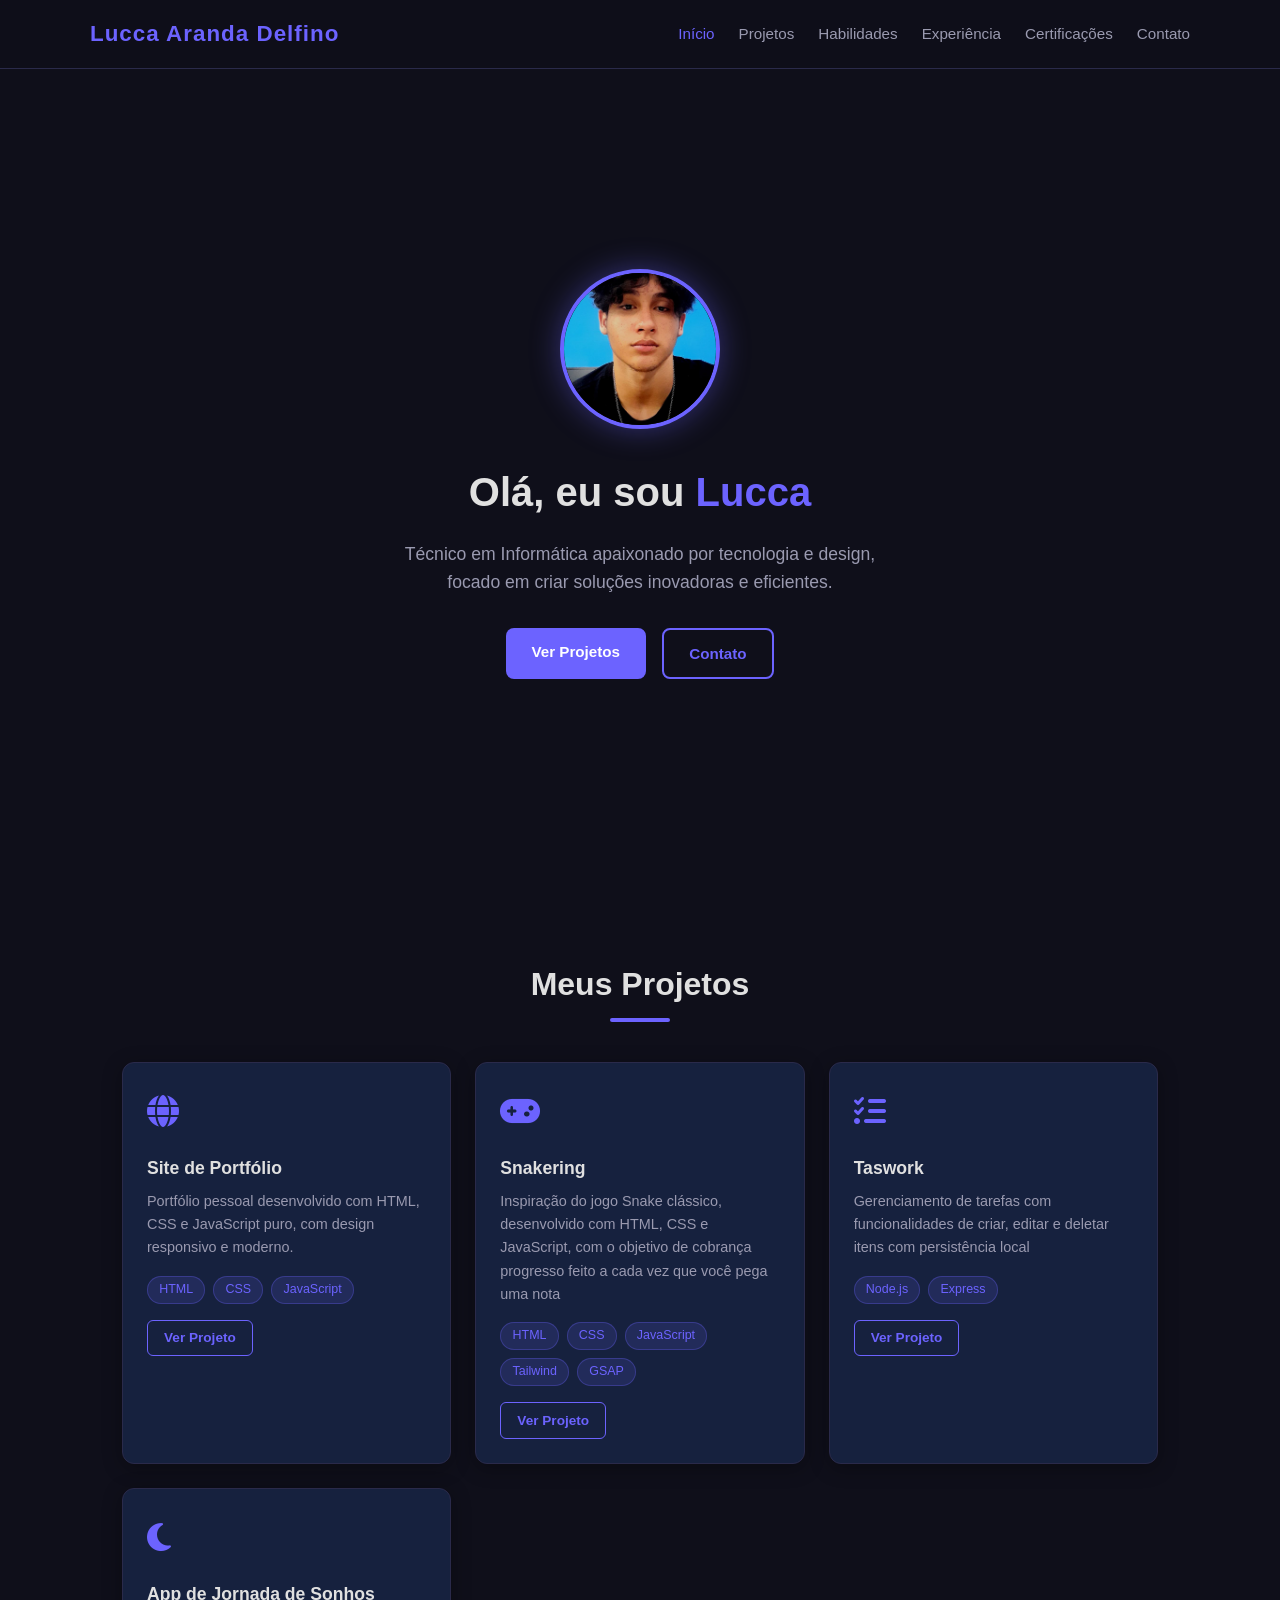
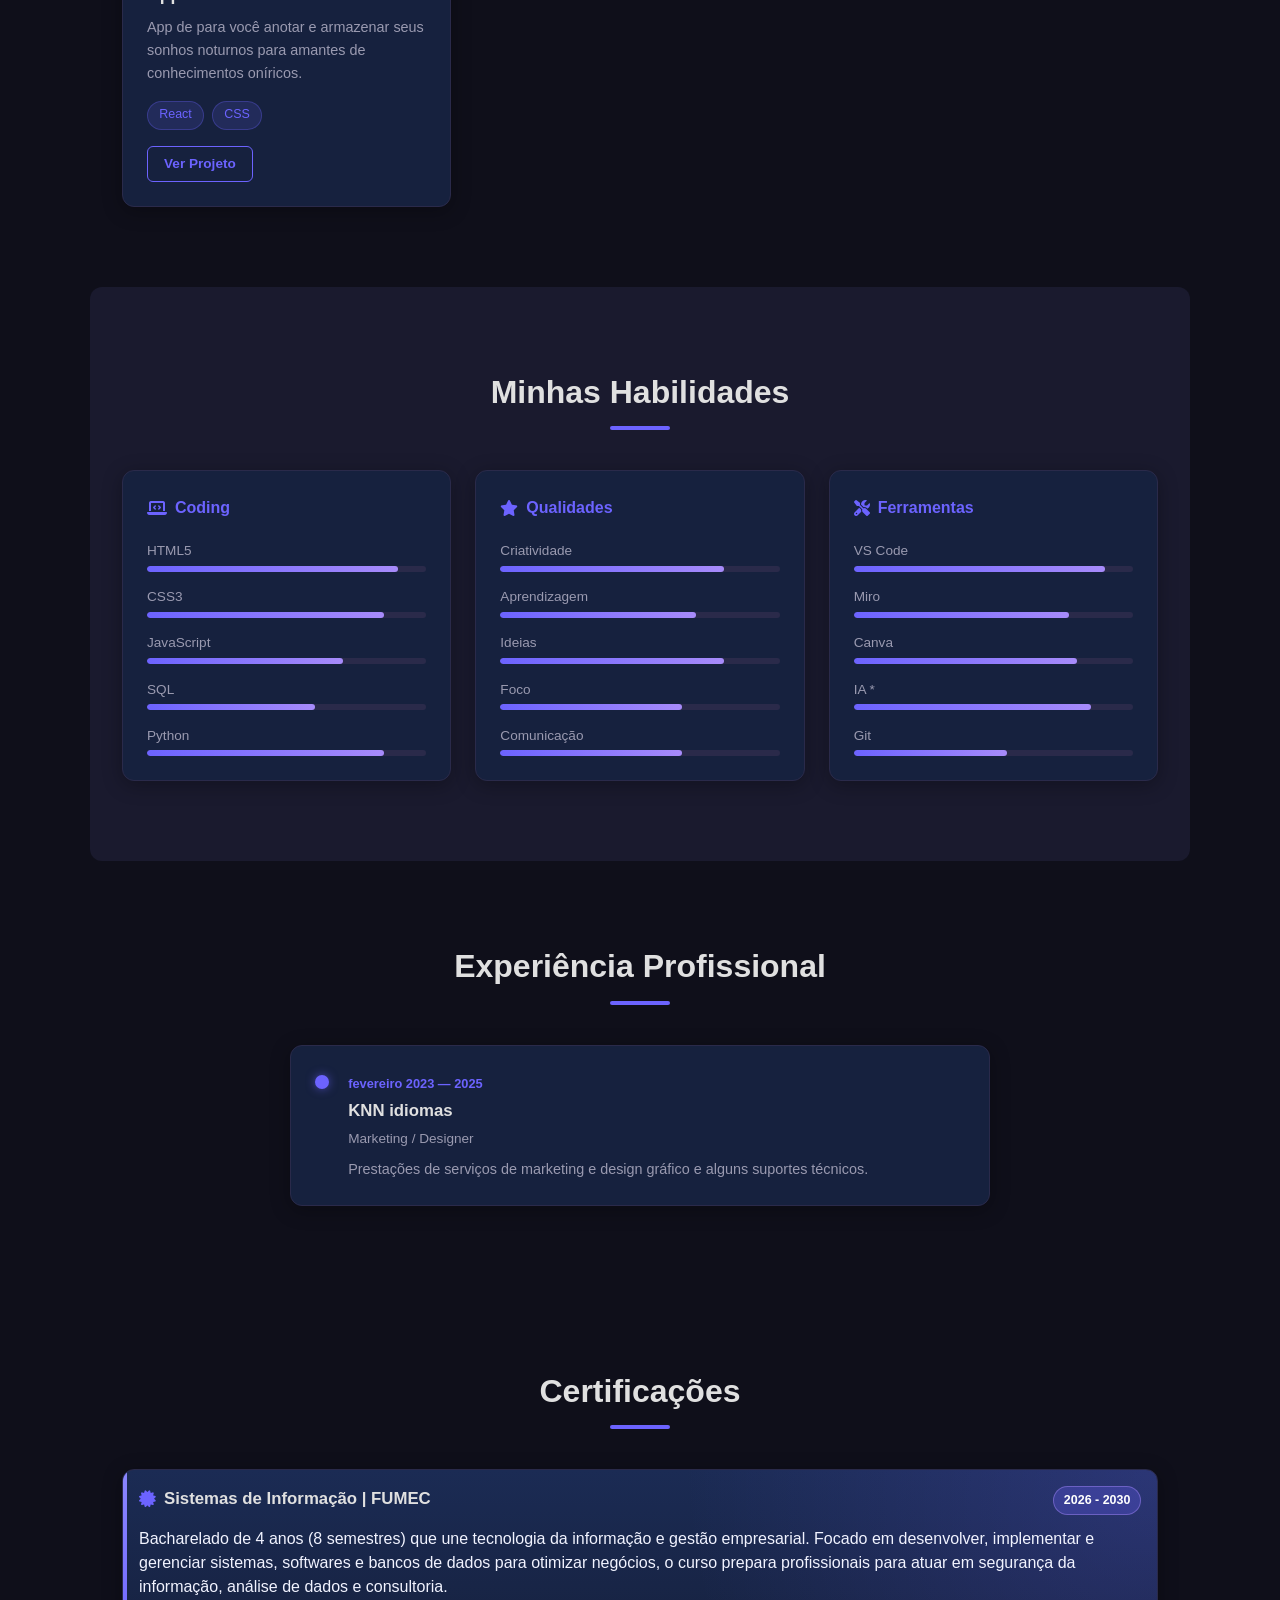
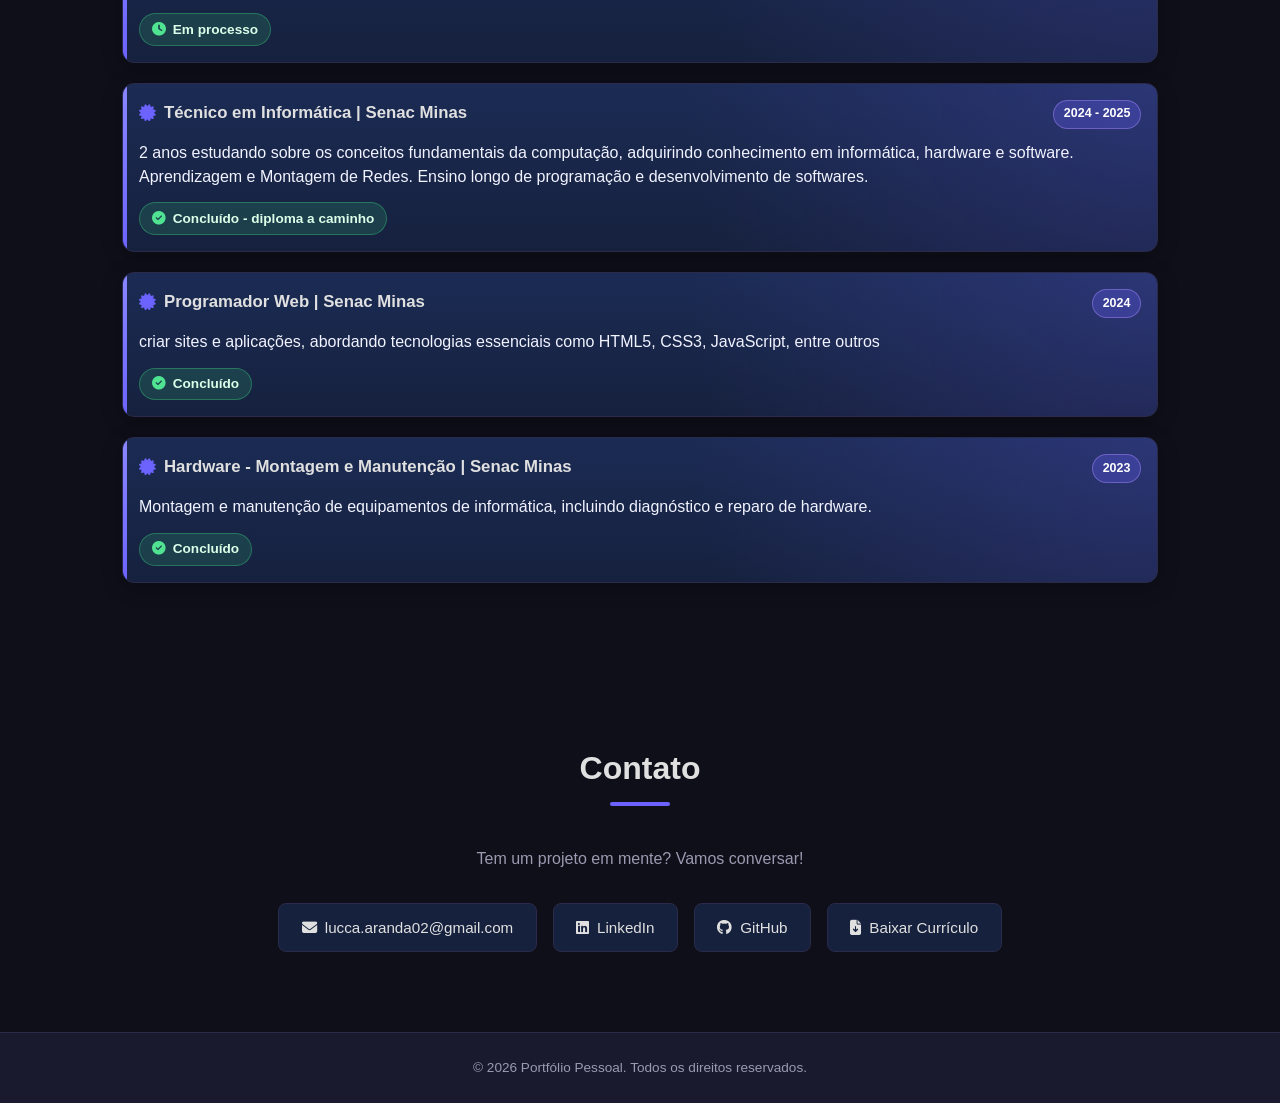
<file: index.html>
<!DOCTYPE html>
<html lang="pt-br">
<head>
    <meta charset="UTF-8">
    <meta name="viewport" content="width=device-width, initial-scale=1.0">
    <title>Redirecionando...</title>
    <meta http-equiv="refresh" content="0; url=html/portfolp.html">
    <script>
        window.location.replace("html/portfolp.html");
    </script>
</head>
<body>
    <p>Redirecionando para o portfólio...</p>
</body>
</html>
</file>
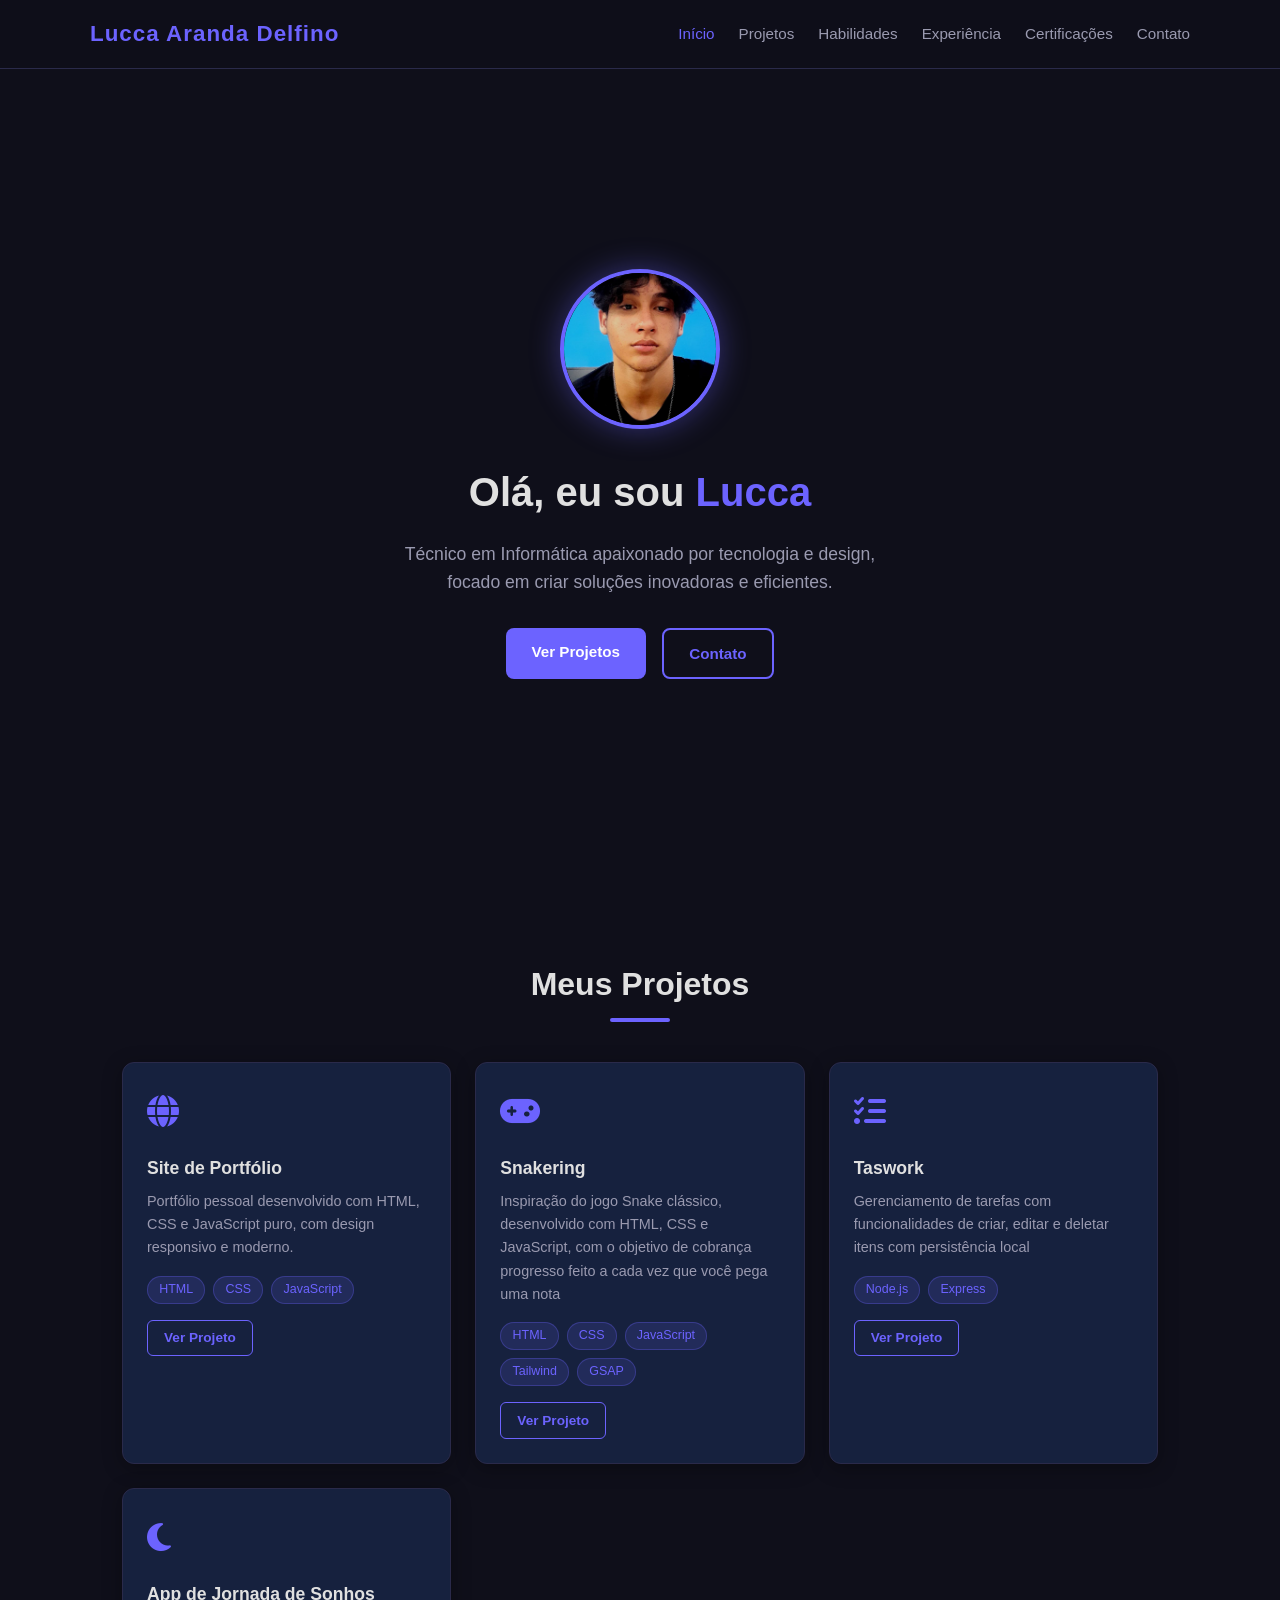
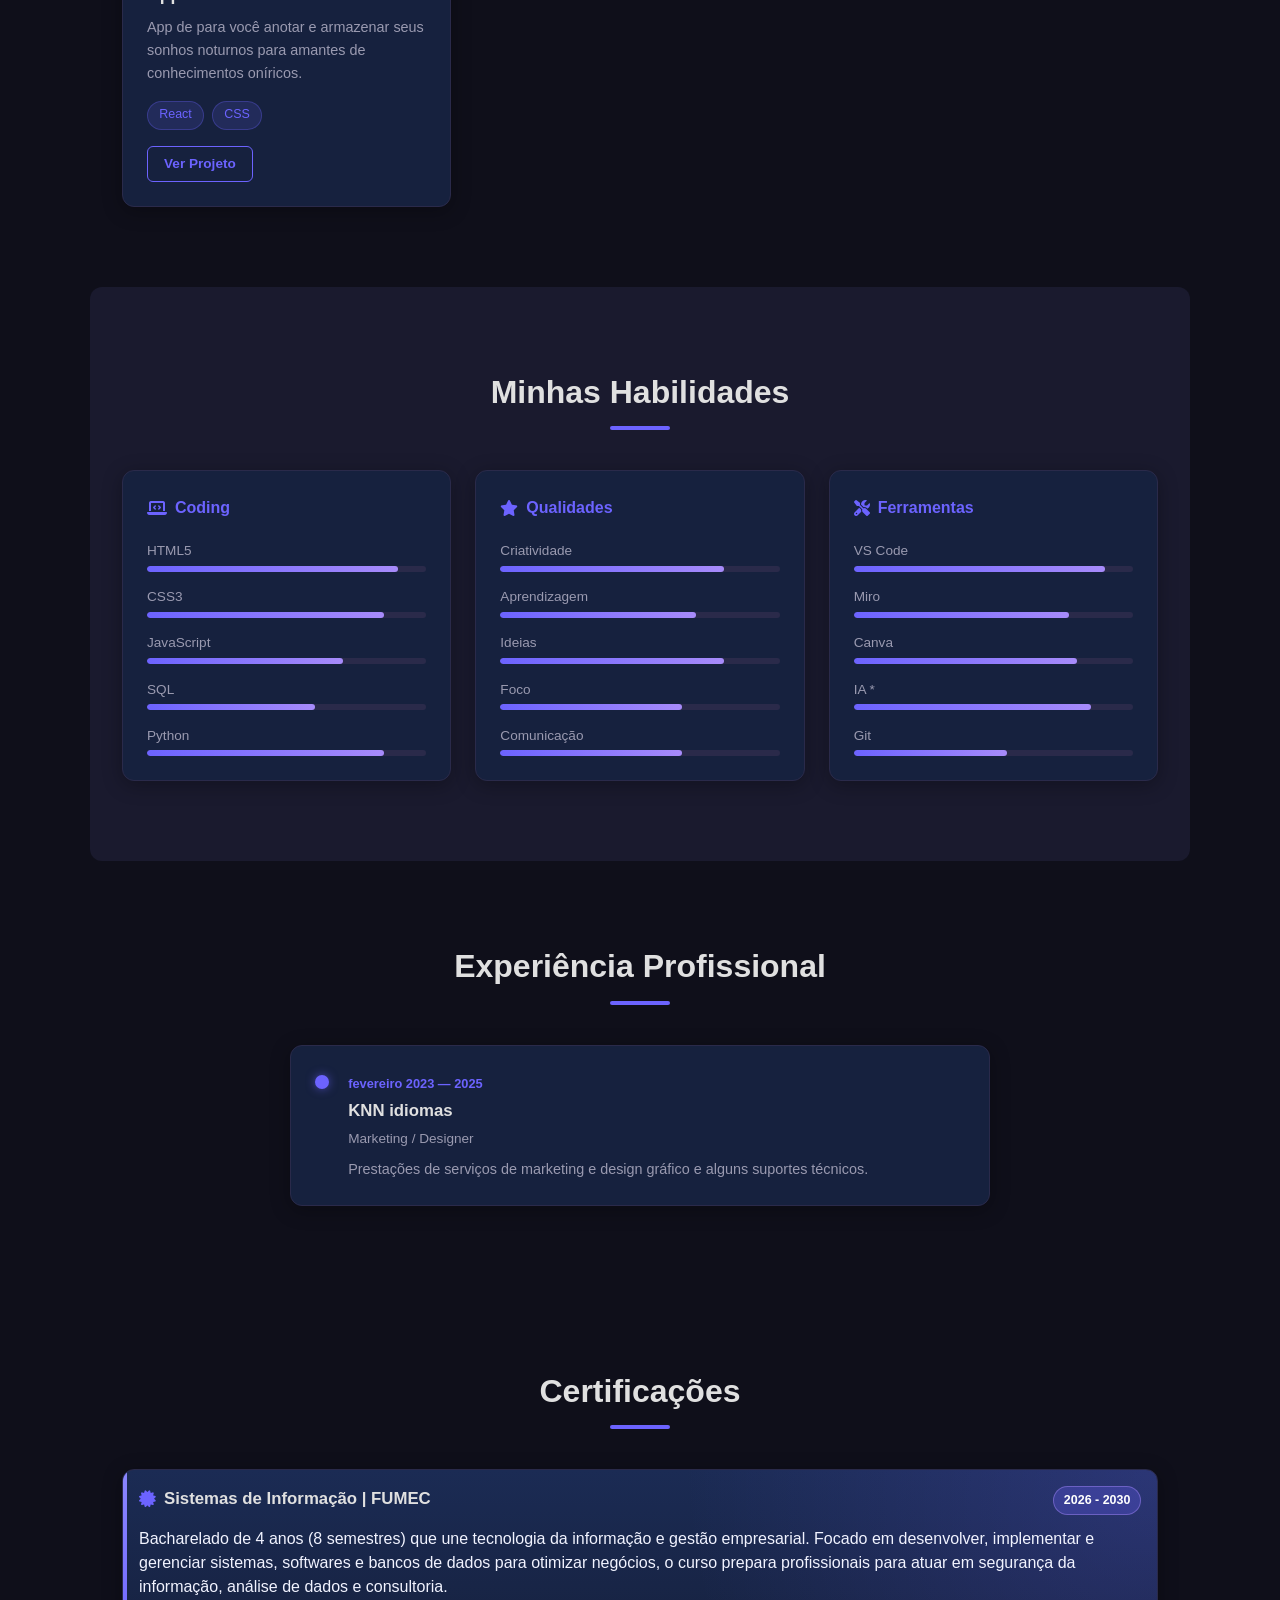
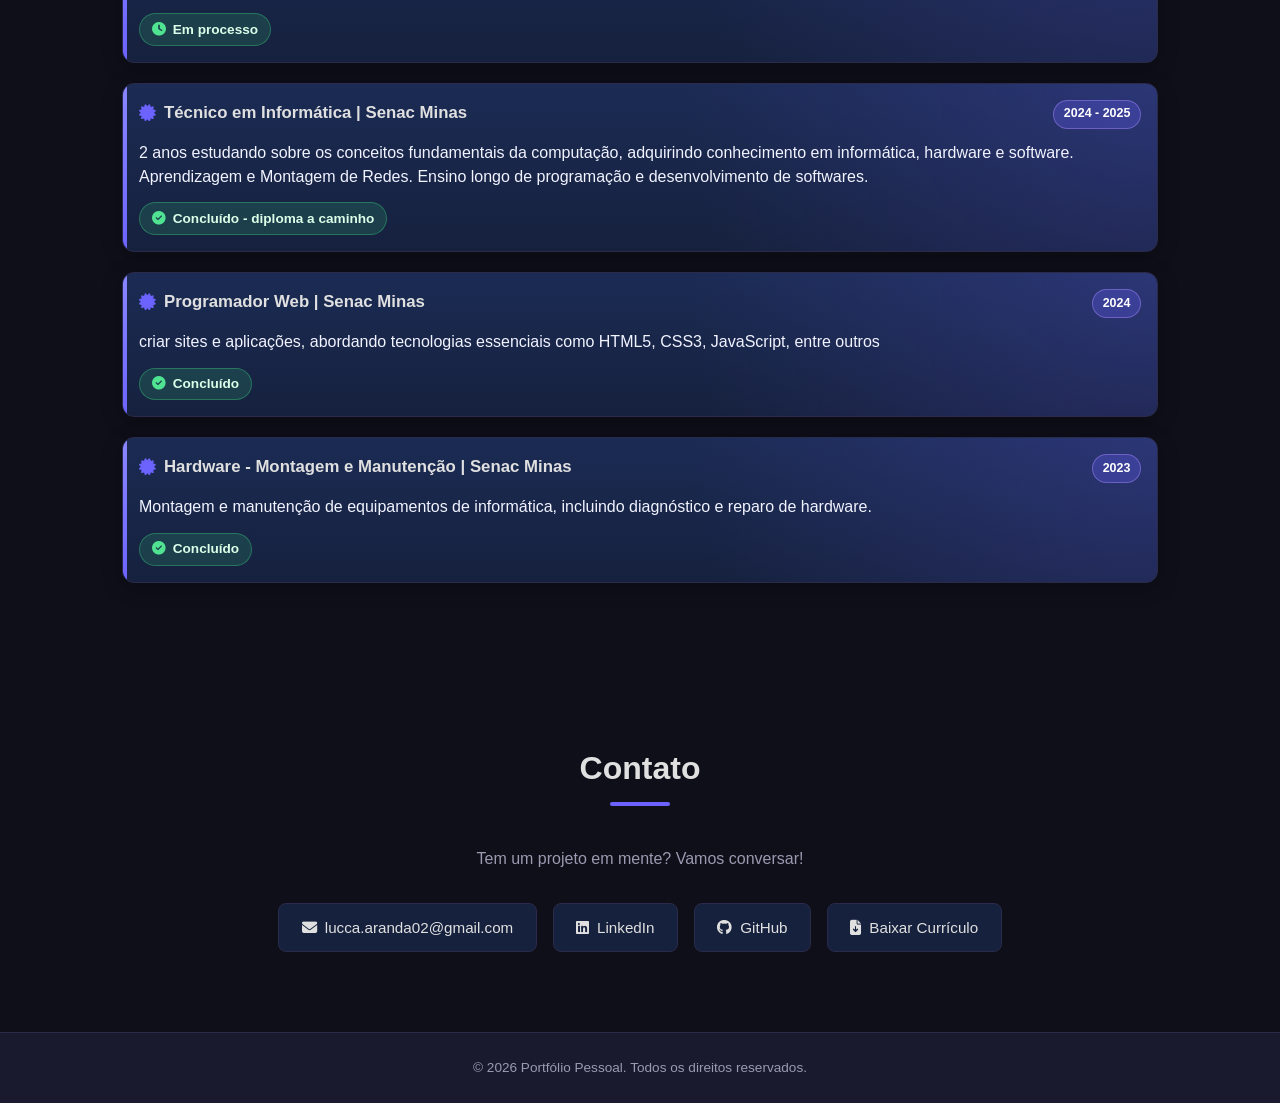
<file: html/portfolp.html>
﻿<!DOCTYPE html>
<html lang="pt-br">
<head>
    <meta charset="UTF-8">
    <meta name="viewport" content="width=device-width, initial-scale=1.0">
    <title>Portfólio Pessoal</title>
    <link rel="stylesheet" href="../css/portfolp.css">
    <link rel="stylesheet" href="https://cdnjs.cloudflare.com/ajax/libs/font-awesome/6.5.0/css/all.min.css">
</head>
<body>
    <header>
        <div class="header-inner">
            <span class="logo">Lucca Aranda Delfino</span>
            <button class="menu-toggle" aria-label="Abrir menu">
                <span></span><span></span><span></span>
            </button>
            <nav id="nav">
                <ul>
                    <li><a href="#inicio">Início</a></li>
                    <li><a href="#projetos">Projetos</a></li>
                    <li><a href="#habilidades">Habilidades</a></li>
                    <li><a href="#experiencia">Experiência</a></li>
                    <li><a href="#certificacoes">Certificações</a></li>
                    <li><a href="#contato">Contato</a></li>
                </ul>
            </nav>
        </div>
    </header>

    <main>
        <section class="introducao" id="inicio">
            <div class="intro-content">
                <img src="../media/imgs/perfil1.jpeg" alt="Foto de perfil">
                <h1>Olá, eu sou <span class="destaque">Lucca</span></h1>
                <p class="subtitulo">Técnico em Informática apaixonado por tecnologia e design, focado em criar soluções inovadoras e eficientes.</p>
                <div class="intro-btns">
                    <a href="#projetos" class="btn btn-primary">Ver Projetos</a>
                    <a href="#contato" class="btn btn-outline">Contato</a>
                </div>
            </div>
        </section>

        <section class="projetos" id="projetos">
            <h2 class="section-title">Meus Projetos</h2>
            <div class="projetos-grid">
                <div class="projeto card">
                    <div class="projeto-icon"><i class="fas fa-globe"></i></div>
                    <h3>Site de Portfólio</h3>
                    <p>Portfólio pessoal desenvolvido com HTML, CSS e JavaScript puro, com design responsivo e moderno.</p>
                    <div class="projeto-tags">
                        <span>HTML</span><span>CSS</span><span>JavaScript</span>
                    </div>
                    <a href="#" class="btn btn-sm">Ver Projeto</a>
                </div>
                <div class="projeto card">
                    <div class="projeto-icon"><i class="fas fa-gamepad"></i></div>
                    <h3>Snakering</h3>
                    <p>Inspiração do jogo Snake clássico, desenvolvido com HTML, CSS e JavaScript, com o objetivo de cobrança progresso feito a cada vez que você pega uma nota</p>
                    <div class="projeto-tags">
                        <span>HTML</span><span>CSS</span><span>JavaScript</span><span>Tailwind</span><span>GSAP</span>
                    </div>
                    <a href="https://lucc131.github.io/Snakering/" class="btn btn-sm">Ver Projeto</a>
                </div>
                <div class="projeto card">
                    <div class="projeto-icon"><i class="fas fa-tasks"></i></div>
                    <h3>Taswork</h3>
                    <p>Gerenciamento de tarefas com funcionalidades de criar, editar e deletar itens com persistência local</p>
                    <div class="projeto-tags">
                        <span>Node.js</span><span>Express</span>
                    </div>
                    <a href="https://lucc131.github.io/taswork/" class="btn btn-sm">Ver Projeto</a>
                </div>
                <div class="projeto card">
                    <div class="projeto-icon"><i class="fas fa-moon"></i></div>
                    <h3>App de Jornada de Sonhos</h3>
                    <p>App de para você anotar e armazenar seus sonhos noturnos para amantes de conhecimentos oníricos.</p>
                    <div class="projeto-tags">
                        <span>React</span><span>CSS</span>
                    </div>
                    <a href="https://3000-i5f0u5xpba576burtj820-b237eb32.sandbox.novita.ai/" class="btn btn-sm">Ver Projeto</a>
                </div>
            </div>
        </section>

        <section class="habilidades" id="habilidades">
            <h2 class="section-title">Minhas Habilidades</h2>
            <div class="habilidades-grid">
                <div class="habilidade-grupo card">
                    <h3><i class="fas fa-laptop-code"></i> Coding</h3>
                    <ul>
                        <li><span>HTML5</span><div class="barra"><div class="barra-fill" data-nivel="90"></div></div></li>
                        <li><span>CSS3</span><div class="barra"><div class="barra-fill" data-nivel="85"></div></div></li>
                        <li><span>JavaScript</span><div class="barra"><div class="barra-fill" data-nivel="70"></div></div></li>
                        <li><span>SQL</span><div class="barra"><div class="barra-fill" data-nivel="60"></div></div></li>
                        <li><span>Python</span><div class="barra"><div class="barra-fill" data-nivel="85"></div></div></li>
                    </ul>
                </div>
                <div class="habilidade-grupo card">
                    <h3><i class="fas fa-star"></i> Qualidades</h3>
                    <ul>
                        <li><span>Criatividade</span><div class="barra"><div class="barra-fill" data-nivel="80"></div></div></li>
                        <li><span>Aprendizagem</span><div class="barra"><div class="barra-fill" data-nivel="70"></div></div></li>
                        <li><span>Ideias</span><div class="barra"><div class="barra-fill" data-nivel="80"></div></div></li>
                        <li><span>Foco</span><div class="barra"><div class="barra-fill" data-nivel="65"></div></div></li>
                        <li><span>Comunicação</span><div class="barra"><div class="barra-fill" data-nivel="65"></div></div></li>
                    </ul>
                </div>
                <div class="habilidade-grupo card">
                    <h3><i class="fas fa-tools"></i> Ferramentas</h3>
                    <ul>
                        <li><span>VS Code</span><div class="barra"><div class="barra-fill" data-nivel="90"></div></div></li>
                        <li><span>Miro</span><div class="barra"><div class="barra-fill" data-nivel="77"></div></div></li>
                        <li><span>Canva</span><div class="barra"><div class="barra-fill" data-nivel="80"></div></div></li>
                        <li><span>IA *</span><div class="barra"><div class="barra-fill" data-nivel="85"></div></div></li>
                        <li><span>Git</span><div class="barra"><div class="barra-fill" data-nivel="55"></div></div></li>
                    </ul>
                </div>
            </div>
        </section>

        <section class="experiencia" id="experiencia">
            <h2 class="section-title">Experiência Profissional</h2>
            <div class="timeline">
                <div class="timeline-item card">
                    <div class="timeline-dot"></div>
                    <div class="timeline-info">
                        <span class="timeline-periodo">fevereiro 2023 — 2025</span>
                        <h3>KNN idiomas</h3>
                        <p class="timeline-cargo">Marketing / Designer</p>
                        <p>Prestações de serviços de marketing e design gráfico e alguns suportes técnicos.</p>
                    </div>
                </div>
            </div>
        </section>

        <section class="certificacoes" id="certificacoes">
            <h2 class="section-title">Certificações</h2>
            <div class="certificacoes-list">
                <div class="certificacao card certificacao-destaque">
                    <div class="certificacao-topo">
                        <h3><i class="fas fa-certificate"></i> Sistemas de Informação | FUMEC</h3>
                        <span class="certificacao-periodo">2026 - 2030</span>
                    </div>
                    <p>Bacharelado de 4 anos (8 semestres) que une tecnologia da informação e gestão empresarial. Focado em desenvolver, implementar e gerenciar sistemas, softwares e bancos de dados para otimizar negócios, o curso prepara profissionais para atuar em segurança da informação, análise de dados e consultoria.</p>
                    <span class="certificacao-status"><i class="fas fa-clock"></i> Em processo</span>
                </div>
                <div class="certificacao card certificacao-destaque">
                    <div class="certificacao-topo">
                        <h3><i class="fas fa-certificate"></i> Técnico em Informática | Senac Minas</h3>
                        <span class="certificacao-periodo">2024 - 2025</span>
                    </div>
                    <p>2 anos estudando sobre os conceitos fundamentais da computação, adquirindo conhecimento em informática, hardware e software. Aprendizagem e Montagem de Redes. Ensino longo de programação e desenvolvimento de softwares.</p>
                    <span class="certificacao-status"><i class="fas fa-circle-check"></i> Concluído - diploma a caminho</span>
                </div>
                <div class="certificacao card certificacao-destaque">
                    <div class="certificacao-topo">
                        <h3><i class="fas fa-certificate"></i> Programador Web | Senac Minas</h3>
                        <span class="certificacao-periodo">2024</span>
                    </div>
                    <p>criar sites e aplicações, abordando tecnologias essenciais como HTML5, CSS3, JavaScript, entre outros</p>
                    <span class="certificacao-status"><i class="fas fa-circle-check"></i>Concluído</span>
                </div>
                <div class="certificacao card certificacao-destaque">
                    <div class="certificacao-topo">
                        <h3><i class="fas fa-certificate"></i> Hardware - Montagem e Manutenção | Senac Minas</h3>
                        <span class="certificacao-periodo">2023</span>
                    </div>
                    <p>Montagem e manutenção de equipamentos de informática, incluindo diagnóstico e reparo de hardware.</p>
                    <span class="certificacao-status"><i class="fas fa-circle-check"></i> Concluído</span>
                </div>
            </div>
        </section>

        <section class="contato" id="contato">
            <h2 class="section-title">Contato</h2>
            <div class="contato-wrapper">
                <p>Tem um projeto em mente? Vamos conversar!</p>
                <div class="contato-links">
                    <a href="https://mail.google.com" class="contato-item"><i class="fas fa-envelope"></i> lucca.aranda02@gmail.com</a>
                    <a href="https://www.linkedin.com/in/lucca-delfino-66b425368/" target="_blank" class="contato-item"><i class="fab fa-linkedin"></i> LinkedIn</a>
                    <a href="https://github.com/Lucc131" target="_blank" class="contato-item"><i class="fab fa-github"></i> GitHub</a>
                    <a href="../media/pdf/Currículo Lucca Aranda.pdf" download="Curriculo-Lucca-Aranda.pdf" class="contato-item"> <i class="fas fa-file-arrow-down"></i> Baixar Currículo</a>
                </div>
            </div>
        </section>
    </main>

    <footer>
        <p>&copy; 2026 Portfólio Pessoal. Todos os direitos reservados.</p>
    </footer>
    <script src="../js/portfolp.js"></script>
</body>
</html>
</file>
<file: css/portfolp.css>
* {
    margin: 0;
    padding: 0;
    box-sizing: border-box;
}

:root {
    --cor-primaria: #6c63ff;
    --cor-secundaria: #f50057;
    --cor-bg: #0f0f1a;
    --cor-bg2: #1a1a2e;
    --cor-card: #16213e;
    --cor-texto: #e0e0e0;
    --cor-texto-suave: #9a9ab0;
    --cor-borda: #2a2a4a;
    --raio: 12px;
    --sombra: 0 4px 20px rgba(0, 0, 0, 0.3);
}

html {
    scroll-behavior: smooth;
}

body {
    background-color: var(--cor-bg);
    color: var(--cor-texto);
    font-family: 'Segoe UI', Arial, sans-serif;
    line-height: 1.6;
}

/* ===== HEADER ===== */

header {
    background-color: rgba(15, 15, 26, 0.95);
    backdrop-filter: blur(10px);
    border-bottom: 1px solid var(--cor-borda);
    padding: 1rem 2rem;
    position: sticky;
    top: 0;
    z-index: 100;
}

.header-inner {
    max-width: 1100px;
    margin: 0 auto;
    display: flex;
    justify-content: space-between;
    align-items: center;
}

.logo {
    font-size: 1.4rem;
    font-weight: 700;
    color: var(--cor-primaria);
    letter-spacing: 1px;
}

nav ul {
    list-style: none;
    display: flex;
    gap: 1.5rem;
}

nav ul li a {
    color: var(--cor-texto-suave);
    text-decoration: none;
    font-size: 0.95rem;
    transition: color 0.2s;
}

nav ul li a:hover,
nav ul li a.ativo {
    color: var(--cor-primaria);
}

.menu-toggle {
    display: none;
    flex-direction: column;
    gap: 5px;
    background: none;
    border: none;
    cursor: pointer;
    padding: 4px;
}

.menu-toggle span {
    display: block;
    width: 24px;
    height: 2px;
    background-color: var(--cor-texto);
    transition: all 0.3s;
}

/* ===== MAIN ===== */

main {
    max-width: 1100px;
    margin: 0 auto;
    padding: 0 2rem;
}

.section-title {
    font-size: 2rem;
    font-weight: 700;
    margin-bottom: 2.5rem;
    text-align: center;
    position: relative;
}

.section-title::after {
    content: '';
    display: block;
    width: 60px;
    height: 4px;
    background: var(--cor-primaria);
    border-radius: 2px;
    margin: 0.5rem auto 0;
}

/* ===== CARD BASE ===== */

.card {
    background-color: var(--cor-card);
    border: 1px solid var(--cor-borda);
    border-radius: var(--raio);
    padding: 1.5rem;
    box-shadow: var(--sombra);
    transition: transform 0.25s, box-shadow 0.25s;
}

.card:hover {
    transform: translateY(-4px);
    box-shadow: 0 8px 30px rgba(108, 99, 255, 0.2);
}

/* ===== BOTÕES ===== */

.btn {
    display: inline-block;
    padding: 0.7rem 1.6rem;
    border-radius: 8px;
    font-weight: 600;
    text-decoration: none;
    transition: all 0.25s;
    font-size: 0.95rem;
    cursor: pointer;
    border: none;
}

.btn-primary {
    background-color: var(--cor-primaria);
    color: #fff;
}

.btn-primary:hover {
    background-color: #5750e0;
}

.btn-outline {
    background: transparent;
    color: var(--cor-primaria);
    border: 2px solid var(--cor-primaria);
}

.btn-outline:hover {
    background-color: var(--cor-primaria);
    color: #fff;
}

.btn-sm {
    padding: 0.4rem 1rem;
    font-size: 0.85rem;
    background-color: transparent;
    color: var(--cor-primaria);
    border: 1px solid var(--cor-primaria);
    border-radius: 6px;
    margin-top: 1rem;
}

.btn-sm:hover {
    background-color: var(--cor-primaria);
    color: #fff;
}

/* ===== INTRODUÇÃO ===== */

.introducao {
    min-height: 90vh;
    display: flex;
    align-items: center;
    justify-content: center;
    padding: 4rem 0;
}

.intro-content {
    text-align: center;
    animation: fadeInUp 0.8s ease;
}

.intro-content img {
    width: 160px;
    height: 160px;
    border-radius: 50%;
    object-fit: cover;
    border: 4px solid var(--cor-primaria);
    margin-bottom: 1.5rem;
    box-shadow: 0 0 30px rgba(108, 99, 255, 0.4);
}

.intro-content h1 {
    font-size: 2.5rem;
    margin-bottom: 1rem;
}

.destaque {
    color: var(--cor-primaria);
}

.subtitulo {
    font-size: 1.1rem;
    color: var(--cor-texto-suave);
    max-width: 500px;
    margin: 0 auto 2rem;
}

.intro-btns {
    display: flex;
    gap: 1rem;
    justify-content: center;
    flex-wrap: wrap;
}

/* ===== PROJETOS ===== */

.projetos {
    padding: 5rem 0;
}

.projetos-grid {
    display: grid;
    grid-template-columns: repeat(auto-fit, minmax(280px, 1fr));
    gap: 1.5rem;
}

.projeto-icon {
    font-size: 2rem;
    color: var(--cor-primaria);
    margin-bottom: 1rem;
}

.projeto h3 {
    margin-bottom: 0.5rem;
    font-size: 1.1rem;
}

.projeto p {
    color: var(--cor-texto-suave);
    font-size: 0.9rem;
}

.projeto-tags {
    display: flex;
    flex-wrap: wrap;
    gap: 0.5rem;
    margin-top: 1rem;
}

.projeto-tags span {
    background-color: rgba(108, 99, 255, 0.15);
    color: var(--cor-primaria);
    border: 1px solid rgba(108, 99, 255, 0.3);
    padding: 0.2rem 0.7rem;
    border-radius: 20px;
    font-size: 0.78rem;
}

/* ===== HABILIDADES ===== */

.habilidades {
    padding: 5rem 0;
    background-color: var(--cor-bg2);
    border-radius: var(--raio);
    padding-left: 2rem;
    padding-right: 2rem;
    margin: 0 -2rem;
}

.habilidades-grid {
    display: grid;
    grid-template-columns: repeat(auto-fit, minmax(260px, 1fr));
    gap: 1.5rem;
}

.habilidade-grupo h3 {
    margin-bottom: 1.2rem;
    color: var(--cor-primaria);
    font-size: 1rem;
    display: flex;
    align-items: center;
    gap: 0.5rem;
}

.habilidade-grupo ul {
    list-style: none;
    display: flex;
    flex-direction: column;
    gap: 0.9rem;
}

.habilidade-grupo ul li {
    display: flex;
    flex-direction: column;
    gap: 4px;
}

.habilidade-grupo ul li span {
    font-size: 0.85rem;
    color: var(--cor-texto-suave);
}

.barra {
    background-color: var(--cor-borda);
    border-radius: 20px;
    height: 6px;
    overflow: hidden;
}

.barra-fill {
    height: 100%;
    background: linear-gradient(90deg, var(--cor-primaria), #a78bfa);
    border-radius: 20px;
    width: 0%;
    transition: width 1.2s ease;
}

/* ===== EXPERIÊNCIA ===== */

.experiencia {
    padding: 5rem 0;
}

.timeline {
    display: flex;
    flex-direction: column;
    gap: 1.5rem;
    max-width: 700px;
    margin: 0 auto;
}

.timeline-item {
    display: flex;
    gap: 1.2rem;
    align-items: flex-start;
}

.timeline-dot {
    min-width: 14px;
    height: 14px;
    background-color: var(--cor-primaria);
    border-radius: 50%;
    margin-top: 5px;
    box-shadow: 0 0 10px rgba(108, 99, 255, 0.6);
}

.timeline-periodo {
    font-size: 0.8rem;
    color: var(--cor-primaria);
    font-weight: 600;
}

.timeline-info h3 {
    font-size: 1.05rem;
    margin: 0.2rem 0;
}

.timeline-cargo {
    font-size: 0.85rem;
    color: var(--cor-texto-suave);
    margin-bottom: 0.5rem;
}

.timeline-info p:last-child {
    font-size: 0.9rem;
    color: var(--cor-texto-suave);
}

/* ===== CONTATO ===== */

.contato {
    padding: 5rem 0;
    text-align: center;
}

.contato-wrapper p {
    color: var(--cor-texto-suave);
    margin-bottom: 2rem;
    font-size: 1rem;
}

.contato-links {
    display: flex;
    flex-wrap: wrap;
    justify-content: center;
    gap: 1rem;
}

.contato-item {
    display: flex;
    align-items: center;
    gap: 0.5rem;
    color: var(--cor-texto);
    text-decoration: none;
    background-color: var(--cor-card);
    border: 1px solid var(--cor-borda);
    padding: 0.7rem 1.4rem;
    border-radius: 8px;
    font-size: 0.95rem;
    transition: all 0.25s;
}

.contato-item:hover {
    border-color: var(--cor-primaria);
    color: var(--cor-primaria);
    transform: translateY(-2px);
}

/* ===== FOOTER ===== */

footer {
    background-color: var(--cor-bg2);
    border-top: 1px solid var(--cor-borda);
    text-align: center;
    padding: 1.5rem;
    color: var(--cor-texto-suave);
    font-size: 0.85rem;
}

/* ===== ANIMAÇÕES ===== */

@keyframes fadeInUp {
    from {
        opacity: 0;
        transform: translateY(30px);
    }
    to {
        opacity: 1;
        transform: translateY(0);
    }
}

.fade-in {
    opacity: 0;
    transform: translateY(20px);
    transition: opacity 0.6s ease, transform 0.6s ease;
}

.fade-in.visivel {
    opacity: 1;
    transform: translateY(0);
}

/* ===== RESPONSIVIDADE ===== */

@media (max-width: 768px) {
    header {
        padding: 1rem;
    }

    .menu-toggle {
        display: flex;
    }

    nav {
        display: none;
        position: absolute;
        top: 100%;
        left: 0;
        right: 0;
        background-color: var(--cor-bg2);
        border-top: 1px solid var(--cor-borda);
        padding: 1rem 2rem;
    }

    nav.aberto {
        display: block;
    }

    nav ul {
        flex-direction: column;
        gap: 1rem;
    }

    .intro-content h1 {
        font-size: 1.8rem;
    }

    main {
        padding: 0 1rem;
    }

    .habilidades {
        margin: 0 -1rem;
        padding-left: 1rem;
        padding-right: 1rem;
    }

    .projetos-grid,
    .habilidades-grid {
        grid-template-columns: 1fr;
    }

    .section-title {
        font-size: 1.6rem;
    }
}

.certificacao {
    background-color: var(--cor-card);
    border: 1px solid var(--cor-borda);
    border-radius: var(--raio);
    padding: 1.5rem;
    box-shadow: var(--sombra);
    transition: transform 0.25s, box-shadow 0.25s;
}
.certificacao:hover {
    transform: translateY(-4px);
    box-shadow: 0 8px 30px rgba(108, 99, 255, 0.2);
}

.certificacao h3 {
    display: flex;
    align-items: center;
    gap: 0.5rem;
    font-size: 1.05rem;
}

.certificacao h3 i {
    color: var(--cor-primaria);
}

.certificacao-destaque {
    position: relative;
    overflow: hidden;
    background:
        radial-gradient(circle at top right, rgba(108, 99, 255, 0.2), transparent 45%),
        linear-gradient(180deg, #1b2b54 0%, var(--cor-card) 100%);
}

.certificacao-destaque::before {
    content: '';
    position: absolute;
    left: 0;
    top: 0;
    bottom: 0;
    width: 4px;
    background: linear-gradient(180deg, #8b86ff 0%, var(--cor-primaria) 100%);
}

.certificacao-topo {
    display: flex;
    align-items: flex-start;
    justify-content: space-between;
    gap: 0.8rem;
    margin-bottom: 0.75rem;
}

.certificacao-periodo {
    font-size: 0.78rem;
    font-weight: 700;
    color: #fff;
    background: #6c63ff47;
    border: 1px solid rgba(167, 139, 250, 0.45);
    padding: 0.22rem 0.6rem;
    border-radius: 999px;
    white-space: nowrap;
}

.certificacao-destaque p {
    color: #f1f3ff;
    font-size: 1rem;
    line-height: 1.5;
}

.certificacao-status {
    display: inline-flex;
    align-items: center;
    gap: 0.45rem;
    margin-top: 0.85rem;
    padding: 0.28rem 0.72rem;
    border-radius: 999px;
    font-size: 0.85rem;
    font-weight: 600;
    color: #dbffe8;
    background: rgba(56, 208, 124, 0.16);
    border: 1px solid rgba(56, 208, 124, 0.38);
}

.certificacao-status i {
    color: #50e391;
}

.certificacao-img {
    width: 100%;
    height: auto;
    border-radius: 8px;
    margin-top: 0.5rem;
    box-shadow: 0 0 20px rgba(108, 99, 255, 0.3);
}
/* Ajustes de tamanho e espacamento dos certificados */
.certificacoes {
    padding: 5rem 0;
}

#certificacoes > div {
    display: grid;
    gap: 1.25rem;
}

#certificacoes .certificacao {
    padding: 1rem;
}

@media (max-width: 768px) {
    #certificacoes .certificacao-img {
        max-height: 220px;
    }
}

/* Layout em grade para certificados lado a lado */
#certificacoes > div {
    grid-template-columns: repeat(2, minmax(0, 1fr));
    align-items: start;
}

@media (max-width: 900px) {
    #certificacoes > div {
        grid-template-columns: 1fr;
    }
}

.certificacoes-list {
    display: grid;
    grid-template-columns: repeat(2, minmax(0, 1fr));
    gap: 1.25rem;
    align-items: start;
}

.certificacoes-list .certificacao-destaque {
    grid-column: 1 / -1;
}

@media (max-width: 900px) {
    .certificacoes-list {
        grid-template-columns: 1fr;
    }
}

@media (max-width: 600px) {
    .certificacao-topo {
        flex-direction: column;
        gap: 0.45rem;
    }
}

/* Lightbox dos certificados */
#certificacoes .certificacao-img {
    cursor: zoom-in;
}

.cert-lightbox {
    position: fixed;
    inset: 0;
    display: none;
    align-items: center;
    justify-content: center;
    background: #000000c7;
    z-index: 1000;
    padding: 1rem;
}

.cert-lightbox.aberto {
    display: flex;
}

.cert-lightbox img {
    max-width: min(92vw, 1200px);
    max-height: 90vh;
    width: auto;
    height: auto;
    border-radius: 10px;
    box-shadow: 0 18px 48px rgba(0, 0, 0, 0.45);
}

body.lightbox-open {
    overflow: hidden;
}
</file>
